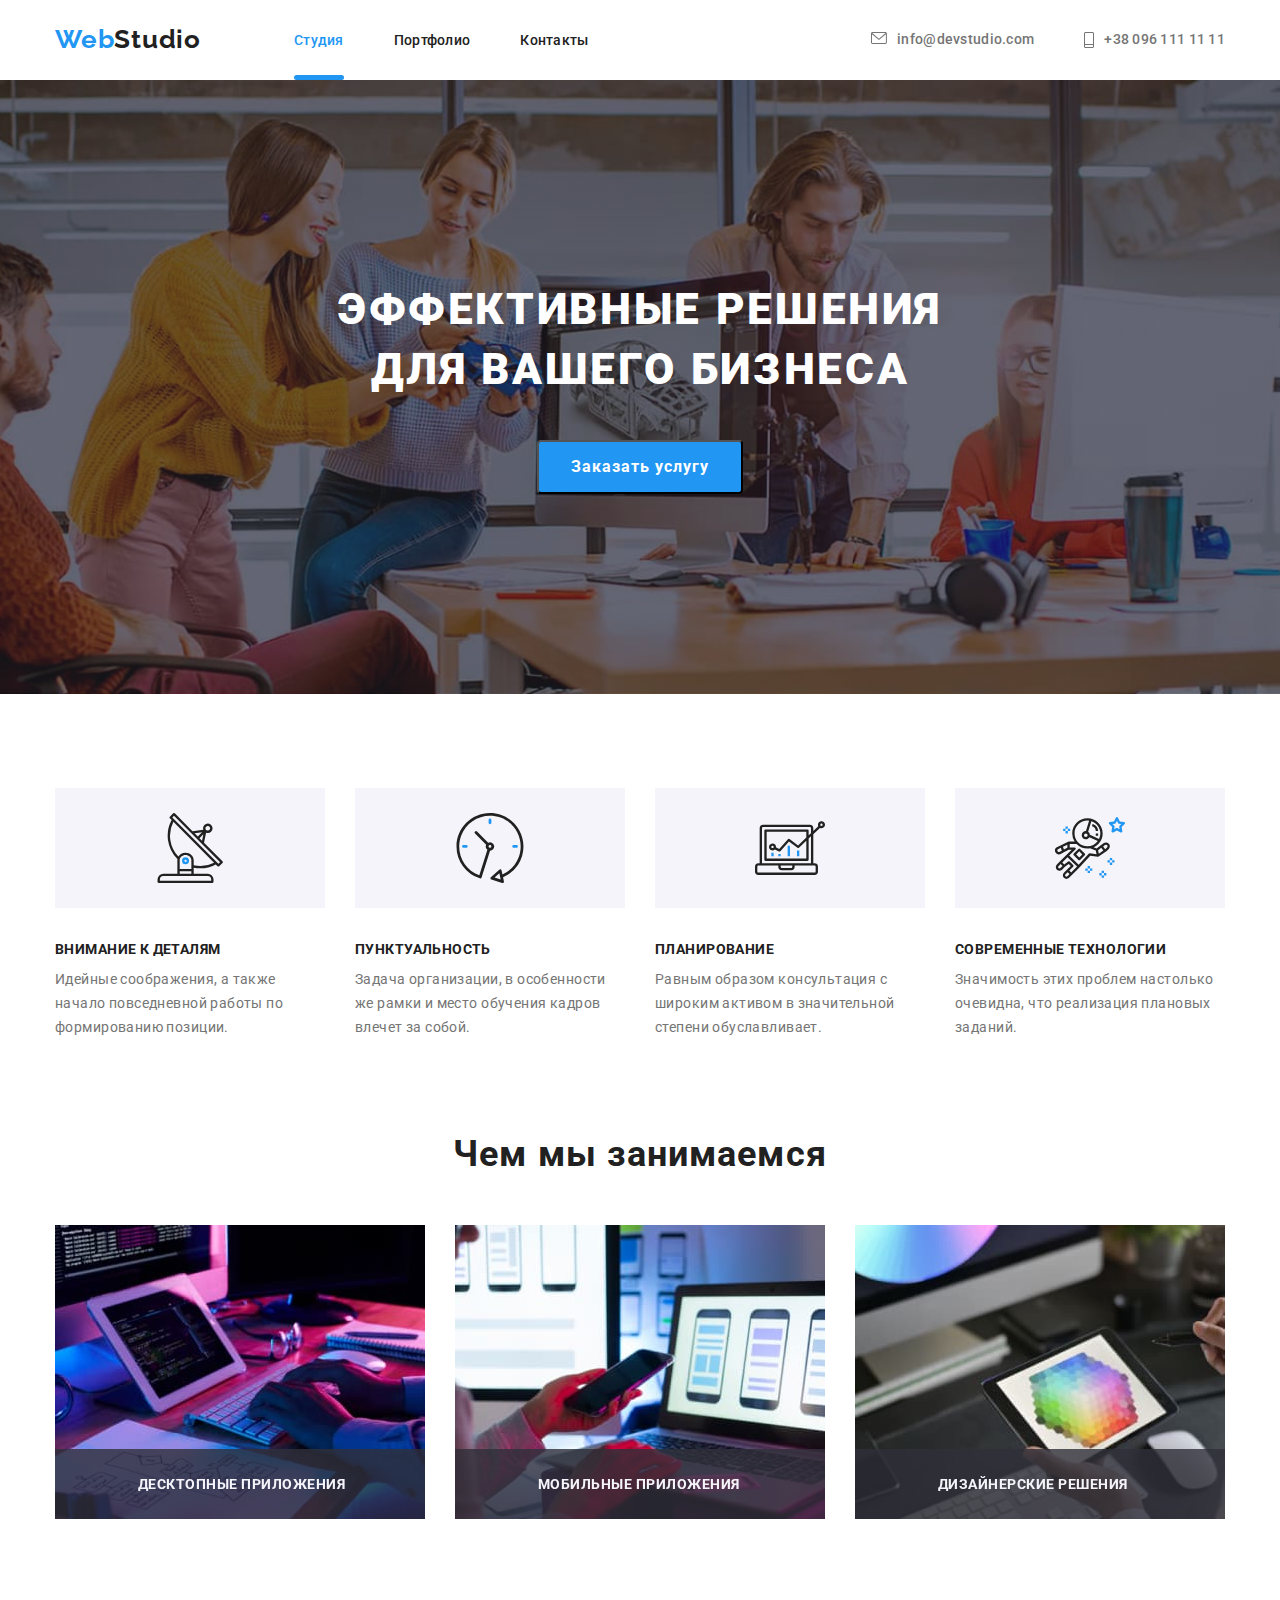
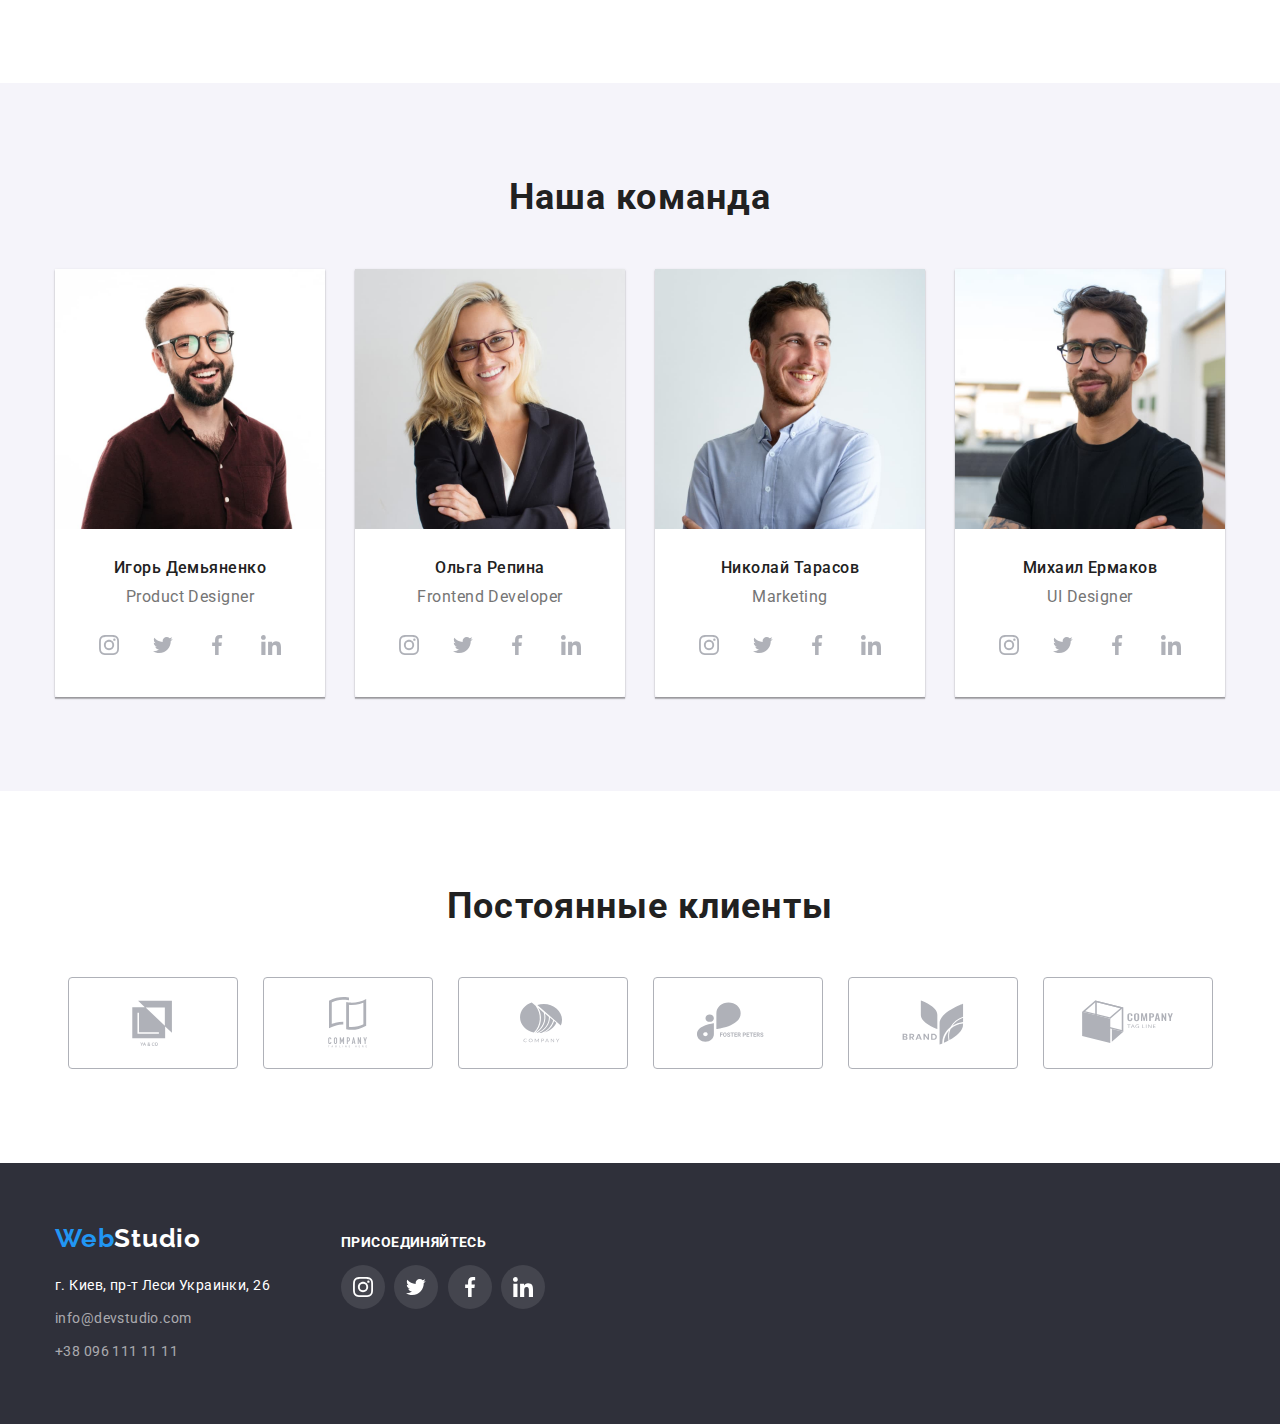
<file: index.html>
<!DOCTYPE html>
<html lang="ru">
<head>
  <meta charset="UTF-8">
  <meta http-equiv="X-UA-Compatible" content="IE=edge">
  <meta name="viewport" content="width=device-width, initial-scale=1.0">
  <link rel="stylesheet" href="https://fonts.googleapis.com/css2?family=Raleway:wght@700&family=Roboto:wght@400;500;700;900&display=swap"> 
  <link rel="stylesheet" href="https://cdnjs.cloudflare.com/ajax/libs/modern-normalize/1.1.0/modern-normalize.min.css">
  <link  rel="stylesheet" href="./css/style.css">
  <title>Document</title>
</head>
 
  <body >
   <header class="header-nav container" >
    
     <nav class="main-nav">
      <!-- <div class="container"> -->
   
      <a href="/" class="link-studio"> <span class="logoone">Web</span><span class="logoand">Studio</span></a>
    
      <ul class="stpoco">
        <li><a href="./index.html"class="link boxin current">Студия</a></li>
        <li><a href="./portfolio.html" class="link boxin  " >Портфолио</a></li>
        <li><a href="" class="link">Контакты</a></li>
      </ul>
    </nav>
      <ul class="contact">
        <li class="linka "><a href="mailto:info@devstudio.com " class="link tel-a-link" >
          
          
            <svg class="tel-svg">

              <use href="images/symbol-defs.svg#icon-mail"></use>

            </svg>

          
          
          info@devstudio.com</a></li>
        <li class="linka"><a href="tel:+380961111111" class="link" >
          
          
            <svg class="phone-svg">
          
              <use href="images/symbol-defs.svg#icon-phone"></use>
          
            </svg>
          
          
          
          
          
          +38 096 111 11 11</a></li>
      </ul>
    <!-- </div> -->
  
    
   
  </header>


<!--Шапка-->


<section class="solutions"  >
  
  
 <h1 class="solution-business">
  Эффективные решения для вашего бизнеса
</h1>
<button data-modal-open type="button" class="ordservis">Заказать услугу</button>





<div class="backdrop is-hidden" data-modal>
<div class="modal">

<p></p>


<button data-modal-close class="closebat">
  <svg class="closesvg">
    <use href="/images/symbol-closes.svg#icon-vector"></use>
  </svg>
</button>


</div>
</div>
</section>



   
  
     <!--Не должен отображатся заголовок Особенностиh2> -->
     <section class="box-section">
    
     <div class="container">
     <ul class="vlastivosti">
     <li class="groop-pec">
      
         <svg class="icomfive">
            <use href="./images/symbol-defs.svg#icon-tvfours"> </use>
         </svg>
       
      <h3 class="good-job">Внимание к деталям</h3>
      <p class="exersise">Идейные соображения, а также начало повседневной работы по формированию позиции.</p>
    </li>
    <li class="groop-pec">

          <svg class="icomfive">
              <use href="./images/symbol-defs.svg#icon-clockfours"> </use>
          </svg>

      <h3 class="good-job">Пунктуальность</h3>
      <p class="exersise">Задача организации, в особенности же рамки и место обучения кадров влечет за собой.</p>
    </li>
    <li class="groop-pec">

          <svg class="icomfive">
            <use href="./images/symbol-defs.svg#icon-diagramfours"> </use>
          </svg>


      <h3 class="good-job">Планирование</h3>
      <p class="exersise">Равным образом консультация с широким активом в значительной степени обуславливает.</p>
    </li>
    <li class="groop-pec">

       
        <svg class="icomfive">
          <use href="./images/symbol-defs.svg#icon-astronautfours"> </use>
        </svg>


      <h3 class="good-job">Современные технологии</h3>
      <p class="exersise">Значимость этих проблем настолько очевидна, что реализация плановых заданий.</p>
    </li>
    </ul>
   </div> 
   </section>

<!--Секция Чем мы занимаемся-->

<section class="doing">
    <div class="container">
  <h2 class="what-we-are-doing">Чем мы занимаемся</h2>
    <ul class="doing-foto">
      <div class="threefoto">
       <li><img src="./images/whatwearedoing/print.jpg" alt="print" width="370"></li>
      
      
      
       <div class="adigeja">
          <p class="chaildplas">Десктопные приложения</p>
      </div>



       </div>
      <div class="threefoto">
        <li><img src="./images/whatwearedoing/call.jpg" alt="call" width="370"></li>
          <div class="adigeja">
            <p class="chaildplas">Мобильные приложения</p>
          </div>
      </div>
      <div class="threefoto">
        <li><img src="./images/whatwearedoing/staring.jpg" alt="staring" width="370"></li>
        <div class="adigeja">
          <p class="chaildplas">Дизайнерские решения</p>
        </div>
      </div>
    </ul>
    </div>
  </section>


<!--Наша команда-->


<section class="our-team">
<div class="container">
<h2 class="what-we-are-doing" >Наша команда</h2>
  <ul class="together-team">
    
      <li class="portfol">
        <div class="foto-ouer-team">
          <img src="./images/ourteam/glassesman.jpg" class="foto-port" alt="glasse sman" width="270"/>
        </div>
        <div class="divtext">
          <h3 class="name">Игорь Демьяненко</h3>
          <p class="prof">Product Designer</p>

        



          <ul class="icomcparens">
              <li class="icomclas">
                <a href="" class="icoma">
                  <svg class="icomhover">
                    <use href="./images/symbol-defs.svg#icon-instagfirst" class="instag"></use>
                  </svg>
                  </a>
              </li>




              <li class="icomclas">
                <a href="" class="icoma">
                <svg class="icomhover">
                  <use href="./images/symbol-defs.svg#icon-sova"></use>
                </svg>
                </a>
              </li>




                <li class="icomclas">
                  <a href="" class="icoma">
                  <svg class="icomhover">
                    <use href="./images/symbol-defs.svg#icon-facebook"></use>
                  </svg>
                  </a>
                </li>




                <li class="icomclas">
                  <a href="" class="icoma">
                  <svg class="icomhover">
                    <use href="./images/symbol-defs.svg#icon-linkedin"></use>
                  </svg>
                  </a>
                </li>


         </ul>
        </div>

      </li>
   
   
      <li class="portfol">
       <div class="foto-ouer-team">
        <img src="./images/ourteam/glassesgirl.jpg" class="foto-port"  alt="glasses girl" width="270"/>
      </div>
      <div class="divtext">
        <h3 class="name">Ольга Репина</h3>
        <p class="prof">Frontend Developer</p>




    <ul class="icomcparens">
      <li class="icomclas">
        <a href="" class="icoma">
          <svg class="icomhover">
            <use href="./images/symbol-defs.svg#icon-instagfirst" class="instag"></use>
          </svg>
        </a>
      </li>
    
    
    
    
      <li class="icomclas">
        <a href="" class="icoma">
          <svg class="icomhover">
            <use href="./images/symbol-defs.svg#icon-sova"></use>
          </svg>
        </a>
      </li>
    
    
    
    
      <li class="icomclas">
        <a href="" class="icoma">
          <svg class="icomhover">
            <use href="./images/symbol-defs.svg#icon-facebook"></use>
          </svg>
        </a>
      </li>
    
    
    
    
      <li class="icomclas">
        <a href="" class="icoma">
          <svg class="icomhover">
            <use href="./images/symbol-defs.svg#icon-linkedin"></use>
          </svg>
        </a>
      </li>
    
    
    </ul>





    </div>
      </li>
  
  
      <li class="portfol">
        <div class="foto-ouer-team">
          <img src="./images/ourteam/whiteshirt.jpg" class="foto-port"  alt="white shirt" width="270"/>
        </div>
        <div class="divtext">
          <h3 class="name">Николай Тарасов</h3>
          <p class="prof">Marketing</p>
          <ul class="icomcparens">
            <li class="icomclas">
              <a href="" class="icoma">
                <svg class="icomhover">
                  <use href="./images/symbol-defs.svg#icon-instagfirst" class="instag"></use>
                </svg>
              </a>
            </li>
          
          
          
          
            <li class="icomclas">
              <a href="" class="icoma">
                <svg class="icomhover">
                  <use href="./images/symbol-defs.svg#icon-sova"></use>
                </svg>
              </a>
            </li>
          
          
          
          
            <li class="icomclas">
              <a href="" class="icoma">
                <svg class="icomhover">
                  <use href="./images/symbol-defs.svg#icon-facebook"></use>
                </svg>
              </a>
            </li>
          
          
          
          
            <li class="icomclas">
              <a href="" class="icoma">
                <svg class="icomhover">
                  <use href="./images/symbol-defs.svg#icon-linkedin"></use>
                </svg>
              </a>
            </li>
          
          
          </ul>
        </div>
      </li>
  
   
      <li class="portfol">
         <div class="foto-ouer-team">
           <img src="./images/ourteam/blackt-shirt.jpg" class="foto-port"  alt="black t-shirt" width="270"/>
         </div>
         <div class="divtext">
           <h3 class="name">Михаил Ермаков</h3>
           <p class="prof">UI Designer</p>
          <ul class="icomcparens">
            <li class="icomclas">
              <a class="icoma">
                <svg class="icomhover">
                  <use href="./images/symbol-defs.svg#icon-instagfirst" class="instag"></use>
                </svg>
              </a>
            </li>
          
          
          
          
            <li class="icomclas">
              <a href="" class="icoma">
                <svg class="icomhover">
                  <use href="./images/symbol-defs.svg#icon-sova"></use>
                </svg>
              </a>
            </li>
          
          
          
          
            <li class="icomclas">
              <a href="" class="icoma">
                <svg class="icomhover">
                  <use href="./images/symbol-defs.svg#icon-facebook"></use>
                </svg>
              </a>
            </li>
          
          
          
          
            <li class="icomclas">
              <a href="" class="icoma">
                <svg class="icomhover">
                  <use href="./images/symbol-defs.svg#icon-linkedin"></use>
                </svg>
              </a>
            </li>
          
          
          </ul>
          </div>
      </li>
  
  </ul>
</div>
</section>


<!-----------Постоянные клиенты--------------------->



<section class="section-klient ">
  <div class="container">
  <div>
    <span class="klienti">Постоянные клиенты</span>
 </div>


<ul class="incomklient-ul">
  <li class="inkomklien-li">
    <a href="" class="inckli-a">
      <svg class="incom-svg">
        <use href="./images/symbol-defs.svg#icon-logoone" class="inconkl-use"></use>
      </svg>
    </a>
  </li>




  <li class="inkomklien-li">
    <a href="" class="inckli-a">
      <svg class="incom-svg">
        <use href="./images/symbol-defs.svg#icon-logotwo" class="inconkl-use"></use>
      </svg>
    </a>
  </li>



  
    <li class="inkomklien-li">
      <a href="" class="inckli-a">
        <svg class="incom-svg">
          <use href="./images/symbol-defs.svg#icon-logothree" class="inconkl-use"></use>
        </svg>
      </a>
    </li>




    
      <li class="inkomklien-li">
        <a href="" class="inckli-a">
          <svg class="incom-svg">
            <use href="./images/symbol-defs.svg#icon-logofourth" class="inconkl-use"></use>
          </svg>
        </a>
      </li>



      
        <li class="inkomklien-li">
          <a href="" class="inckli-a">
            <svg class="incom-svg">
              <use href="./images/symbol-defs.svg#icon-logofefth" class="inconkl-use"></use>
            </svg>
          </a>
        </li>



        
          <li class="inkomklien-li">
            <a href="" class="inckli-a">
              <svg class="incom-svg">
                <use href="./images/symbol-defs.svg#icon-logosix" class="inconkl-last"></use>
              </svg>
            </a>
          </li>

</ul>









</div>
</section>


  <!--Подвал-->


      
        
        <footer class="fut-box">  
        <div class="container fut-container">
        <div>

        <a href="/" class="foot-link"> <span class="foot-logo">Web</span><span class="foot-logoand">Studio</span></a>
        <address class="foot-address"> г. Киев, пр-т Леси Украинки, 26 </address>
        <ul class="foot-mail-tel">
        <li class="foot-mail">
        <a href="mailto:info@devstudio.com" class="foot-mail-com">info@devstudio.com</a>
        </li>
        <li>
        <a href="tel:+380961111111" class="foot-tel-com">+38 096 111 11 11</a>
        </li>
       </ul>

        </div>

       

     <!----------------Новый блок----------------->
        
         <div class="blok-connect">

         <span class="connekt"> присоединяйтесь </span>

       
         <ul class="icon-fut-ul">
             <li class="icon-fut-li">
             <a href="" class="icon-fut-a">
               <svg class="icon-fut">
                  <use href="images/symbol-defs.svg#icon-instagfirst"> </use>
                </svg>
             </a>
             </li>


              <li class="icon-fut-li">
                <a href="" class="icon-fut-a">
                  <svg class="icon-fut">
                    <use href="images/symbol-defs.svg#icon-sova"> </use>
                  </svg>
                </a>
              </li>


              <li class="icon-fut-li">
                <a href="" class="icon-fut-a">
                  <svg class="icon-fut">
                    <use href="images/symbol-defs.svg#icon-facebook"> </use>
                  </svg>
                </a>
              </li>


              <li class="icon-fut-li">
                <a href="" class="icon-fut-a">
                  <svg class="icon-fut">
                    <use href="images/symbol-defs.svg#icon-linkedin"> </use>
                  </svg>
                </a>
              </li>

             </ul>
        </div>


        </div>
        </footer>
  <script src="./js/modal.js"></script>
  </body>
      </body>
  </html>
</file>
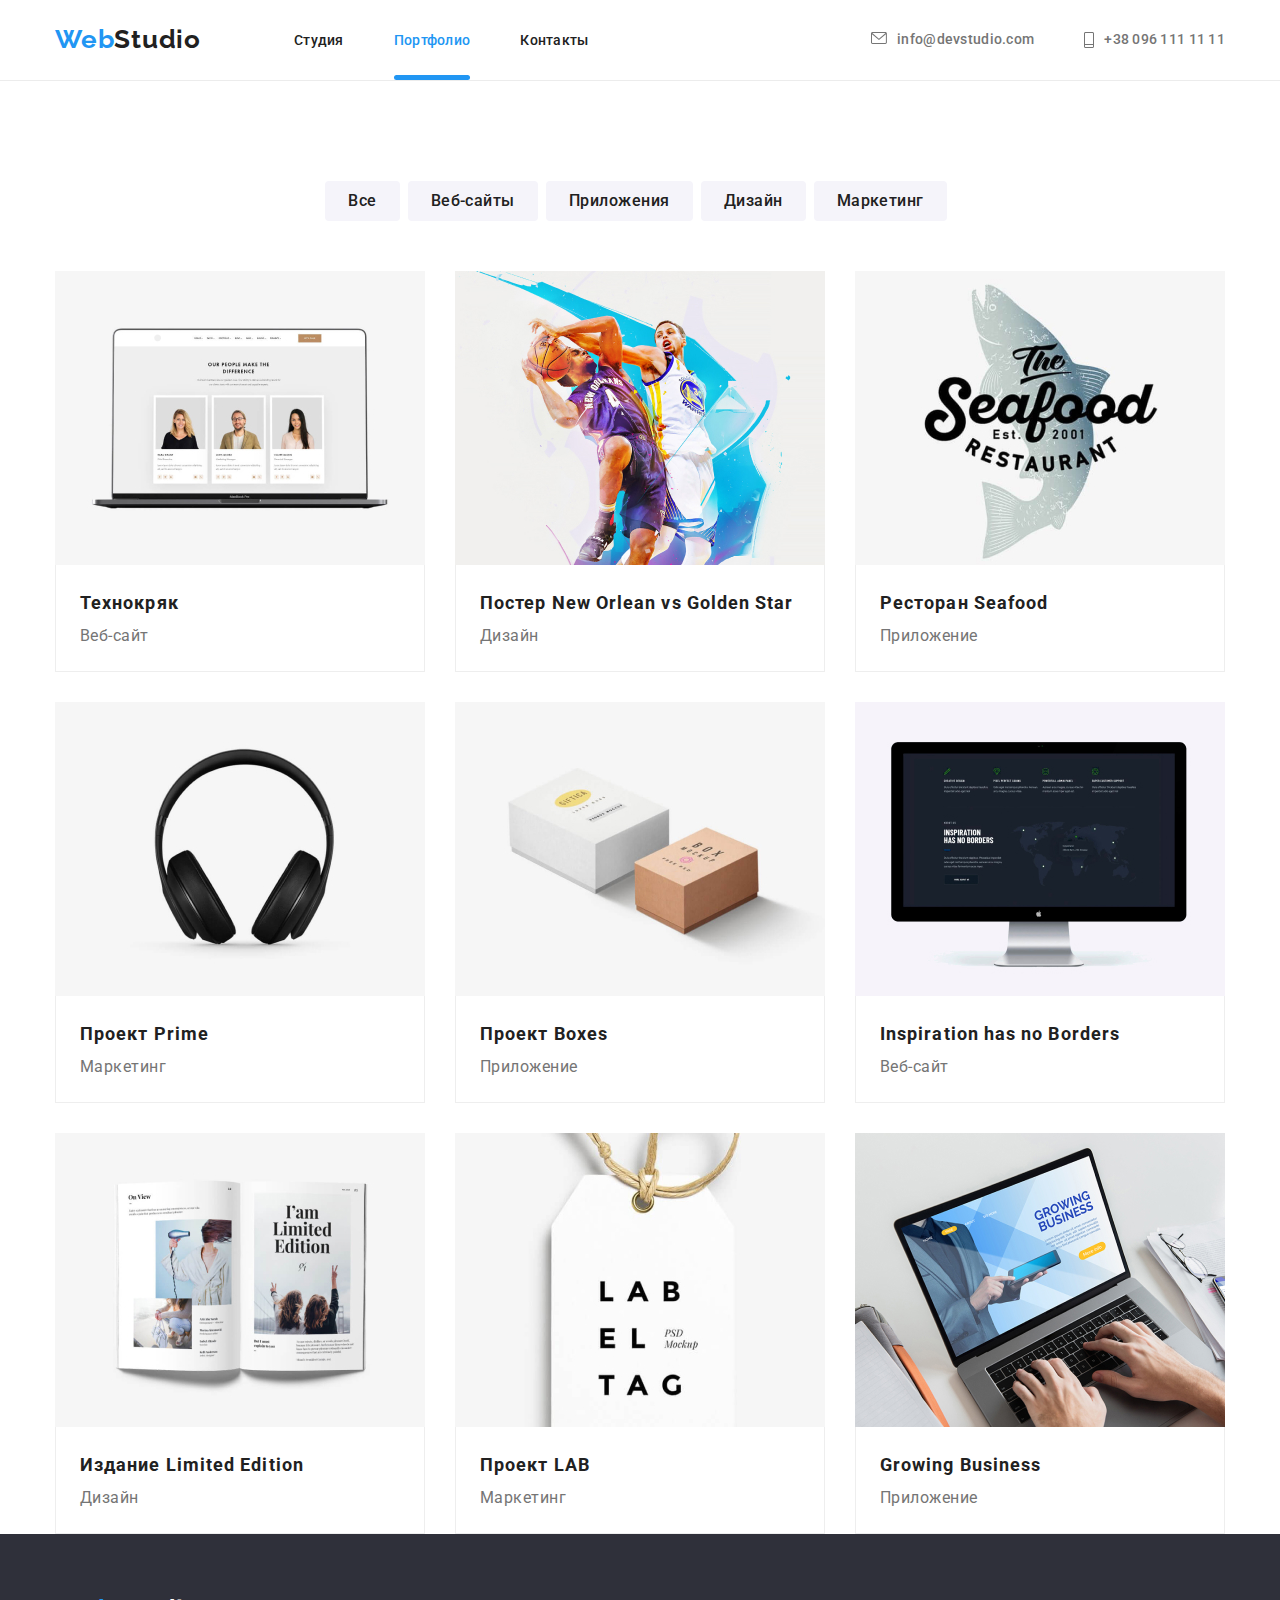
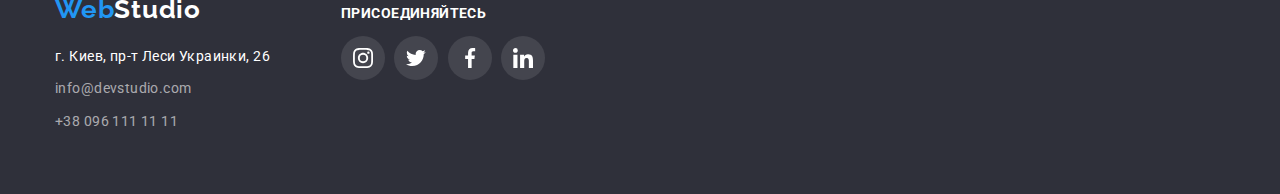
<file: portfolio.html>
<!DOCTYPE html>
<html lang="ru">
<head>
    <meta charset="UTF-8">
    <meta http-equiv="X-UA-Compatible" content="IE=edge">
    <meta name="viewport" content="width=device-width, initial-scale=1.0">
    <link rel="stylesheet" href="https://fonts.googleapis.com/css2?family=Raleway:wght@700&family=Roboto:wght@400;500;700;900&display=swap">
    <link rel="stylesheet" href="https://cdnjs.cloudflare.com/ajax/libs/modern-normalize/1.1.0/modern-normalize.min.css">
    <link rel="stylesheet" href="./css/style.css">
    <title>Document</title>
</head>
<body>

    <!------------------------------Шапка---------------------->

    <header class="header-nav container">
    
      <nav class="main-nav">
        <!-- <div class="container"> -->
    
        <a href="/" class="link-studio"> <span class="logoone">Web</span><span class="logoand">Studio</span></a>
    
        <ul class="stpoco">
          <li><a href="./index.html" class="link boxin ">Студия</a></li>
          <li><a href="./portfolio.html" class="link boxin current ">Портфолио</a></li>
          <li><a href="" class="link">Контакты</a></li>
        </ul>
      </nav>
      <ul class="contact">
        <li class="linka "><a href="mailto:info@devstudio.com " class="link tel-a-link">
    
    
            <svg class="tel-svg">
    
              <use href="images/symbol-defs.svg#icon-mail"></use>
    
            </svg>
    
    
    
            info@devstudio.com</a></li>
        <li class="linka"><a href="tel:+380961111111" class="link">
    
    
            <svg class="phone-svg">
    
              <use href="images/symbol-defs.svg#icon-phone"></use>
    
            </svg>
    
    
    
    
    
            +38 096 111 11 11</a></li>
      </ul>
      <!-- </div> -->
    
    
    
    </header>

      <!---------------Основная секция с фото-------------------->

      <!-- <main> -->
        <section class="section-but">
      <!-- <section class="our-work"> -->
        <!-- <div class="container"> -->
          <!-- Скрытый заголовок Наши Работы h1 -->
          <!-- <h1 class="our-work-done">Наши Работы</h1> -->
          <div class="container">
            <ul class="button-tipe">
              <li class="butli"><button type="button" class="but">Все</button></li>
              <li class="butli"><button type="button" class="but">Веб-сайты</button></li>
              <li class="butli"><button type="button" class="but">Приложения</button></li>
              <li class="butli"><button type="button" class="but">Дизайн</button></li>
              <li class="butli"><button type="button" class="but mar">Маркетинг</button></li>
            </ul>
          </div>
         
        </section>
<!-----------Блок сфото------------------------------->

           
            <div class="container">
            <ul class="all-inf-teh">
                
                 <li class="all-inf-teh-li">
                   <a href="" class="all-info">
                      <div class="contfoto">
                        
                        <img src="./images/portfolio/peoplethree.jpg" class="foto-a" alt="peoplethree" width="370">
                       <div class="overlay">
                         <p class="textloren">Технокряк это современная площадка распространения коронавируса. Компании используют эту платформу для цифрового
                        шпионажа и атак на защищённые сервера конкурентов.</p>
                       </div>
                      </div>      
                       <div class="contentdiv">
                         <h2 class="know-how">Технокряк</h2>
                         <p class="instrument-veb">Веб-сайт</p>
                      </div>
                   </a>
                 </li>
               
               
                <li class="all-inf-teh-li">
                    <a href="" class="all-info">
                      <div class="contfoto">
                        <img src="./images/portfolio/basketball.jpg" class="foto-a" alt="basketball" width="370">
                       <div class="overlay">
                        <p class="textloren" >Технокряк это современная площадка распространения коронавируса. Компании используют эту платформу для цифрового
                        шпионажа и атак на защищённые сервера конкурентов.</p>
                    </div>
                      
                      </div>
                        <div class="contentdiv">
                          <h2 class="know-how">Постер New Orlean vs Golden Star</h2>
                          <p class="instrument-veb" >Дизайн</p>
                       </div>
                    </a>
                </li>
              
               
                <li class="all-inf-teh-li">
                    <a href="" class="all-info">
                      <div class="contfoto">
                        <img src="./images/portfolio/seafood.jpg" class="foto-a" alt="seafood" width="370">
                        <div class="overlay">
                          <p class="textloren">Технокряк это современная площадка распространения коронавируса. Компании используют эту платформу для цифрового
                          шпионажа и атак на защищённые сервера конкурентов.</p>
                        </div>
                      </div>
                        <div class="contentdiv">
                          <h2 class="know-how">Ресторан Seafood</h2>
                          <p class="instrument-veb">Приложение</p>
                        </div>
                    </a>
                </li>
                
               
                <li class="all-inf-teh-li">
                    <a href="" class="all-info">
                      <div class="contfoto">
                        <img src="./images/portfolio/headphones.jpg" class="foto-a" alt="headphones" width="370">
                     <div class="overlay">
                      <p class="textloren">Технокряк это современная площадка распространения коронавируса. Компании используют эту платформу для цифрового
                      шпионажа и атак на защищённые сервера конкурентов.</p>
                    </div>
                      </div>
                        <div class="contentdiv">
                          <h2 class="know-how">Проект Prime</h2>
                          <p class="instrument-veb">Маркетинг</p>
                      </div>
                    </a>
                </li>
              
              
               <li class="all-inf-teh-li">
                 <a href="" class="all-info">
                  <div class="contfoto">
                    <img src="./images/portfolio/boxes.jpg" class="foto-a" alt="boxes" width="370">
                <div class="overlay">
                  <p class="textloren">Технокряк это современная площадка распространения коронавируса. Компании используют эту платформу для цифрового
                  шпионажа и атак на защищённые сервера конкурентов.</p>
                </div>
                  </div>
                    <div class="contentdiv">
                      <h2 class="know-how">Проект Boxes</h2>
                      <p class="instrument-veb">Приложение</p>
                  </div>
                  </a>
                </li>
              
               
               <li class="all-inf-teh-li">
                <a href="" class="all-info">
                  <div class="contfoto">
                    <img src="./images/portfolio/screen.jpg" class="foto-a" alt="screen" width="370">
                  <div class="overlay">
                    <p class="textloren">Технокряк это современная площадка распространения коронавируса. Компании используют эту платформу для цифрового
                    шпионажа и атак на защищённые сервера конкурентов.</p>
                  </div>
                  </div>
                    <div class="contentdiv">
                      <h2 class="know-how">Inspiration has no Borders</h2>
                      <p class="instrument-veb">Веб-сайт</p>
                  </div>
                </a>
               </li>
             
               
                <li class="all-inf-teh-li">
                <a href="" class="all-info">
                  <div class="contfoto">
                    <img src="./images/portfolio/magazine.jpg" class="foto-a" alt="magazine" width="370">
                  <div class="overlay">
                    <p class="textloren">Технокряк это современная площадка распространения коронавируса. Компании используют эту платформу для цифрового
                    шпионажа и атак на защищённые сервера конкурентов.</p>
                  </div>
                  </div>
                    <div class="contentdiv">
                      <h2 class="know-how">Издание Limited Edition</h2>
                      <p class="instrument-veb">Дизайн</p>
                  </div>
                </a>
               </li>
               
               
               <li class="all-inf-teh-li">
                <a href="" class="all-info">
                  <div class="contfoto">
                    <img src="./images/portfolio/lable.jpg" class="foto-a" alt="lable" width="370">
                <div class="overlay">
                  <p class="textloren">Технокряк это современная площадка распространения коронавируса. Компании используют эту платформу для цифрового
                  шпионажа и атак на защищённые сервера конкурентов.</p>
                </div>
                  </div>
                    <div class="contentdiv">
                      <h2 class="know-how">Проект LAB</h2>
                      <p class="instrument-veb">Маркетинг</p>
                  </div>
                </a>
                </li>
              
             
              <li class="all-inf-teh-li">
                <a href="" class="all-info">
                  <div class="contfoto">
                    <img src="./images/portfolio/laptop.jpg" class="foto-a" alt="laptop" width="370">
                <div class="overlay">
                  <p class="textloren">Технокряк это современная площадка распространения коронавируса. Компании используют эту платформу для цифрового
                  шпионажа и атак на защищённые сервера конкурентов.</p>
                </div>
                  </div>
                    <div class="contentdiv">
                      <h2 class="know-how">Growing Business</h2>
                      <p class="instrument-veb">Приложение</p>
                    </div>
                 </a>
              </li>
            </ul>
          </div>
      </section>
          <!-----------Футер Бох------------------------>


          <footer class="fut-box">
            <div class="container fut-container">
              <div>
          
                <a href="/" class="foot-link"> <span class="foot-logo">Web</span><span class="foot-logoand">Studio</span></a>
                <address class="foot-address"> г. Киев, пр-т Леси Украинки, 26 </address>
                <ul class="foot-mail-tel">
                  <li class="foot-mail">
                    <a href="mailto:info@devstudio.com" class="foot-mail-com">info@devstudio.com</a>
                  </li>
                  <li>
                    <a href="tel:+380961111111" class="foot-tel-com">+38 096 111 11 11</a>
                  </li>
                </ul>
          
              </div>
          
          
          
              <!----------------Новый блок----------------->
          
              <div class="blok-connect">
          
                <span class="connekt"> присоединяйтесь </span>
          
          
                <ul class="icon-fut-ul">
                  <li class="icon-fut-li">
                    <a href="" class="icon-fut-a">
                      <svg class="icon-fut">
                        <use href="images/symbol-defs.svg#icon-instagfirst"> </use>
                      </svg>
                    </a>
                  </li>
          
          
                  <li class="icon-fut-li">
                    <a href="" class="icon-fut-a">
                      <svg class="icon-fut">
                        <use href="images/symbol-defs.svg#icon-sova"> </use>
                      </svg>
                    </a>
                  </li>
          
          
                  <li class="icon-fut-li">
                    <a href="" class="icon-fut-a">
                      <svg class="icon-fut">
                        <use href="images/symbol-defs.svg#icon-facebook"> </use>
                      </svg>
                    </a>
                  </li>
          
          
                  <li class="icon-fut-li">
                    <a href="" class="icon-fut-a">
                      <svg class="icon-fut">
                        <use href="images/symbol-defs.svg#icon-linkedin"> </use>
                      </svg>
                    </a>
                  </li>
          
                </ul>
              </div>
          
          
          
          </div>
          </footer>
        <!-- </div> -->
    
        <!-- </section> -->
      </section>    
    </main>
</body>

</html>
</file>
<file: css/style.css>
/* -----------разметка boby----------*/

h1,
h2,
h3,
h4,
p,
ul {
  margin: 0px;
  padding: 0px;
}

body {
  margin: 0;
  color: #757575;
  font-family: Roboto, sans-serif;
  background-color: white;
  letter-spacing: 0.03em;
}
/* -----------разметка boby and----------*/
:root {
  --main-bg-color: #ffffff;
  --dg-sacond-color: #2f303a;
  --text-main-color: #757575;
  --hov-foc-color: #2196f3;
  --hov-foc-exclusiv: #188ce8;
  --text-dec-black: #212121;
  --text-rgb-a: rgba(255, 255, 255, 0.6);
  --text-bg-dop: #f5f4fa;
}
.container {
  width: 1200px;
  outline: 1px solid transparent;
  margin: 0 auto;
  padding-left: 15px;
  padding-right: 15px;
}
/*------------разметка nav----------*/

.header-nav {
  background-color: var(--main-bg-color);
  display: flex;
  margin-left: 0 auto;
  align-items: center;
}
.had {
  display: flex;
}
.main-nav {
  color: var(--text-dec-black);
  display: flex;
  align-items: center;
  margin-right: 0px;
}

.link-studio {
  font-family: Raleway;
  font-weight: 700;
  font-size: 26px;
  line-height: 1.19;
  letter-spacing: 0.03em;
  padding-top: 24px;
  padding-bottom: 25px;
  text-decoration: none;
  color: var(--text-dec-black);
}

.logoone {
  color: var(--hov-foc-color);
  font-family: Raleway;
  font-weight: 700;
  font-size: 26px;
  line-height: 1.192;
  letter-spacing: 0.03em;
}

.logoand {
  font-family: Raleway;
  font-weight: 700;
  font-size: 26px;
  line-height: 1.192;
  letter-spacing: 0.03em;
  transition: color 250ms cubic-bezier(0.4, 0, 0.2, 1);
  transition-property: var(--hov-foc-color);
}
.logoand:hover {
  color: var(--hov-foc-color);
}
.logo > span {
  color: var(--hov-foc-color);
  font-family: Raleway;
  font-weight: 700;
  font-size: 26px;
  line-height: 1.92;
  letter-spacing: 0.03em;
}
.stpoco {
  color: var(--text-dec-black);
  list-style: none;
  display: flex;
  margin-left: 93px;
}

.boxin {
  margin-right: 50px;
  position: relative;
}
.stpoco .current::after {
  content: "";
  display: inline;
  width: 100%;
  height: 5px;
  background-color: var(--hov-foc-color);
  position: absolute;
  left: 0;
  bottom: 0;
  border-radius: 4px;
}
.stpoco .current {
  color: var(--hov-foc-color);
}

.link {
  color: var(--text-dec-black);
  text-decoration: none;
  letter-spacing: 0.02em;
  font-size: 14px;
  padding-top: 32px;
  padding-bottom: 32px;
  font-weight: 500;
  transition: 250ms cubic-bezier(0.4, 0, 0.2, 1);
}
/* .link:hover {
  color: pink;
} */

.contact {
  list-style: none;
  font-size: 14px;
  line-height: 1.14;
  display: flex;
  margin-left: auto;
  align-items: center;
}
.contact .link {
  color: var(--text-main-color);
  text-decoration: none;
  list-style: none;
  display: inline-flex;
  fill: var(--text-main-color);
}
.contact .linka {
  margin-right: 50px;
  font-size: 14px;
  align-items: center;
  display: flex;
  font-weight: 500;
  letter-spacing: 0.02em;
}
.linka:last-child {
  margin-right: 0px;
}
.link:hover,
.link:focus {
  color: #2196f3;
  fill: var(--hov-foc-color);
}
.marlin {
  margin-right: 50px;
}
.linka:hover,
.linka:focus {
  fill: #2196f3;
}
.tel-befor {
  width: 100%;
  height: 100%;
  margin-right: 10px;
  fill: #757575;
}
.tel-befor:hover {
  fill: var(--hov-foc-color);
}
.tel-svg {
  width: 16px;
  height: 12px;
  margin-right: 10px;
}
.phone-a {
  margin-right: 10px;
  fill: var(--text-main-color);
}
.phone-a:hover,
.phone-a:focus {
  fill: #2196f3;
}
.phone-svg {
  width: 10px;
  height: 16px;
  margin-right: 10px;
}
/*------------разметка nav and----------*/

/*------------разметка solutions----------*/
.solutions {
  background-color: var(--dg-sacond-color);
  letter-spacing: 0.06em;
  max-width: 1600px;
  padding-top: 200px;
  padding-bottom: 200px;
  text-align: center;
  margin-left: auto;
  margin-right: auto;
  background-image: linear-gradient(
      rgba(47, 48, 58, 0.4),
      rgba(47, 48, 58, 0.4)
    ),
    url(../images/Imgfotomain.jpg);

  background-color: #c4c4c4;
  background-repeat: no-repeat;
  background-size: cover;
  background-position: center;
  /* background-image: linear-gradient(#2f303a 40%); */
}

.solution-business {
  color: var(--main-bg-color);
  font-family: Roboto;
  font-weight: 900;
  font-size: 44px;
  line-height: 1.36;
  letter-spacing: 0.06em;
  margin-top: 0;
  margin-bottom: 0;
  text-align: center;
  margin: 0 auto;
  max-width: 696px;
  text-transform: uppercase;
}
.ordservis {
  color: var(--main-bg-color);
  font-family: inherit;
  font-weight: 700;
  font-size: 16px;
  line-height: 1.87;
  letter-spacing: 0.06em;
  cursor: pointer;
  background-color: var(--hov-foc-color);
  border-radius: 4px;
  padding: 10px 32px 10px 32px;
  margin-top: 40px;
  text-align: center;
  transition: color 250ms cubic-bezier(0.4, 0, 0.2, 1);
  transition-property: var(--hov-foc-color);
}
.ordservis:hover,
.ordservis:focus {
  background-color: var(--hov-foc-exclusiv);
}
.backdrop.is-hidden {
  pointer-events: none;
  opacity: 0;
}
.backdrop {
  position: fixed;
  top: 0;
  left: 0;
  width: 100%;
  height: 100%;
  border: 2px solid transparent;
  background-color: rgba(0, 0, 0, 0.2);
}
.modal {
  position: absolute;
  top: 50%;
  left: 50%;
  transform: translate(-50%, -50%);
  width: 528px;
  height: 581px;
  padding: 15px;
  background-color: white;
  border: 2px solid transparent;
  transition: transform 250ms cubic-bezier(0.4, 0, 0.2, 1);
}
.closebat {
  position: absolute;
  right: 8px;
  top: 8px;
  width: 30px;
  height: 30px;
  border-radius: 50%;
  border: 1px solid rgba(0, 0, 0, 0.1);
  background-color: #ffffff;
}
.closesvg {
  width: 11px;
  height: 11px;
}
/*------------разметка  solutions and----------*/
/*------------разметка vlastivosti----------*/
.box-section {
  padding-top: 94px;
}
/* .peculiar {
        display: none;
    } */
.vlastivosti {
  list-style: none;
  display: flex;
}
.groop-pec:first-child {
  margin-left: 0px;
}
.icomfive {
  width: 270px;
  height: 120px;
  margin-bottom: 30px;
  background-color: #f5f4fa;
  padding-top: 25px;
  padding-bottom: 25px;
  padding-left: 100px;
  padding-right: 100px;
}
.groop-pec {
  width: calc(100% / 4);
  margin-left: 30px;
}
.good-job {
  color: var(--text-dec-black);
  font-family: Roboto;
  font-weight: 700;
  font-size: 14px;
  line-height: 1.14;
  letter-spacing: 0.03em;
  text-transform: uppercase;
  margin-bottom: 10px;
}
.exersise {
  font-weight: normal;
  font-size: 14px;
  line-height: 1.71;
  letter-spacing: 0.03em;
}

/*------------разметка vlastivosti and----------*/
/*----------what-we-are-doing-------*/
.doing {
  padding-top: 94px;
  padding-bottom: 94px;
}
.what-we-are-doing {
  color: var(--text-dec-black);
  font-family: Roboto;
  font-weight: 700;
  font-size: 36px;
  line-height: 1.16;
  letter-spacing: 0.03em;
  margin-bottom: 50px;
  text-align: center;
}
.doing-foto {
  list-style: none;
  display: flex;
  width: calc(100% / 3-30);
}
.threefoto {
  margin-right: 30px;
  width: calc(100% / 3);
}
.threefoto:last-child {
  margin-right: 0px;
}
.adigeja {
  width: 100%;
  height: 70px;
  background-color: rgba(47, 48, 58, 0.8);
  position: relative;
  transform: translateY(-100%);
}
.chaildplas {
  position: absolute;
  padding-top: 27px;
  padding-bottom: 27px;
  padding-left: 83px;
  text-align: center;
  line-height: 16.41px;
  text-transform: uppercase;
  color: var(--text-bg-dop);
  font-size: 14px;
  font-style: normal;
  font-weight: 700;
  transform: translateY(0);
}
/*----------what-we-are-doing and-------*/
/*----------our-team-----------*/
.our-team {
  background: var(--text-bg-dop);
  padding-top: 94px;
  padding-bottom: 94px;
}
.together-team {
  list-style: none;
  display: flex;
}
.portfol {
  margin-right: 30px;
  height: auto;
  box-shadow: 0px 1px 3px rgba(0, 0, 0, 0.12), 0px 1px 1px rgba(0, 0, 0, 0.14),
    0px 2px 1px rgba(0, 0, 0, 0.2);
}
.portfol:last-child {
  margin-right: 0px;
}
.divtext {
  padding-top: 30px;
  padding-bottom: 30px;
  background-color: #ffffff;
  border-radius: 0px 0px 4px 4px;
}

/* .foto-ouer-team {
 
} */
.foto-ouer-team {
  display: flex;
}
.foto-port {
  height: 260px;
}
.name {
  color: var(--text-dec-black);
  font-family: Roboto;
  font-weight: 500;
  font-size: 16px;
  line-height: 1.18;
  letter-spacing: 0.03em;
  margin-bottom: 10px;
  text-align: center;
}
.prof {
  font-weight: normal;
  font-size: 16px;
  line-height: 1.18;
  letter-spacing: 0.03em;
  text-align: center;
  margin-bottom: 16px;
}

/*-------------jg------*/

.icomcparens {
  display: flex;
  justify-content: space-between;

  list-style: none;
  width: 206px;
  height: 44px;
  margin-left: 32px;
}
.icomclas {
  display: inline-flex;
  border: 1px solid transparent;
  width: 44px;
  height: 44px;
}

.icoma {
  display: inline-flex;
  fill: #afb1b8;
  border: 1px solid transparent;
  border-radius: 50%;
  width: 100%;
  height: 100%;
  align-items: center;
  justify-content: center;
  transition: color 250ms cubic-bezier(0.4, 0, 0.2, 1);
  transition-property: var(--hov-foc-color);
}
.icoma:hover,
.icoma:focus {
  background-color: var(--hov-foc-color);
  fill: #ffffff;
}
.icomhover {
  width: 20px;
  height: 20px;
}

/*---------Постоянные клиенты----*/
.section-klient {
  padding-top: 94px;
  padding-bottom: 94px;
}

.klienti {
  font-family: Roboto;
  display: block;
  font-weight: bold;
  font-size: 36px;
  line-height: 42px;
  text-align: center;
  letter-spacing: 0.03em;
  color: #212121;
  margin-bottom: 50px;
}

.incomklient-ul {
  display: flex;
  align-items: center;
  justify-content: space-around;
}

.inkomklien-li {
  display: inline-flex;
  width: 170px;
  height: 92px;
  list-style: none;
}
.inckli-a {
  display: inline-flex;
  width: inherit;
  height: inherit;
  justify-content: center;
  align-items: center;
  fill: #afb1b8;
  border: 1px solid #afb1b8;
  border-radius: 4px;
  transition: 250ms cubic-bezier(0.4, 0, 0.2, 1);
}
.inckli-a:hover,
.inckli-a:focus {
  fill: #2196f3;
  border: 1px solid #2196f3;
}

.incom-svg {
  border: 1px solid transparent;
  width: 106px;
  height: 60px;
}

/*----------our-team and-----------*/
/*----------footer-----------*/
footer {
  background: var(--dg-sacond-color);
}
.fut-box {
  padding-top: 60px;
  padding-bottom: 60px;

  width: auto;
  margin: 0px auto;
}
.foot-link {
  text-decoration: none;
  margin-bottom: 20px;
  display: inline-block;
}
.foot-logo {
  color: var(--hov-foc-color);
  font-family: Raleway;
  font-weight: 700;
  font-size: 26px;
  line-height: 1.19;
  letter-spacing: 0.03em;
}
.foot-logoand {
  color: var(--main-bg-color);
  font-family: Raleway;
  font-weight: 700;
  font-size: 26px;
  line-height: 1.19;
  letter-spacing: 0.03em;
  transition: color 250ms cubic-bezier(0.4, 0, 0.2, 1);
  transition-property: var(--hov-foc-color);
}
.foot-logoand:hover,
.foot-logoand:focus {
  color: var(--hov-foc-color);
}
.foot-address {
  color: var(--main-bg-color);
  font-style: normal;
  font-size: 14px;
  line-height: 1.71;
  letter-spacing: 0.03em;
  margin-bottom: 9px;
}
.foot-mail-tel {
  list-style: none;
}

.foot-mail-com {
  color: var(--text-rgb-a);
  font-size: 14px;
  line-height: 1.71;
  letter-spacing: 0.03em;
  text-decoration: none;
  display: inline-block;
  margin-bottom: 9px;
  transition: color 250ms cubic-bezier(0.4, 0, 0.2, 1);
  transition-property: var(--hov-foc-color);
}
.foot-mail-com:hover,
.foot-mail-com:focus {
  color: var(--hov-foc-color);
}
.foot-tel-com {
  color: var(--text-rgb-a);
  font-size: 14px;
  line-height: 1.71;
  letter-spacing: 0.03em;
  text-decoration: none;
  transition: color 250ms cubic-bezier(0.4, 0, 0.2, 1);
  transition-property: var(--hov-foc-color);
}
.foot-tel-com:hover,
.foot-tel-com:focus {
  color: var(--hov-foc-color);
}

.blok-connect {
  border: 1px solid transparent;

  width: 206px;
  height: 80px;
  margin-left: 70px;
}
.connekt {
  display: inline-block;
  text-transform: uppercase;
  font-weight: bold;
  font-size: 14px;
  line-height: 16px;
  letter-spacing: 0.03em;
  text-transform: uppercase;
  color: #ffffff;
  margin-bottom: 15px;
}

/*----------Новый блок------------*/

/*-------portfolio work---------*/
.fut-container {
  display: flex;
  align-items: baseline;
}
.icon-fut-ul {
  display: flex;
  justify-content: space-between;
}
.icon-fut-li {
  width: 44px;
  height: 44px;
  list-style: none;
}
.icon-fut-a {
  display: inline-flex;
  justify-content: center;
  align-items: center;
  border: 1px solid transparent;
  border-radius: 50%;
  fill: #ffffff;
  width: 100%;
  height: 100%;
  background-color: rgba(255, 255, 255, 0.1);
  transition: color 250ms cubic-bezier(0.4, 0, 0.2, 1);
  transition-property: var(--hov-foc-color);
}

.icon-fut-a:hover,
.icon-fut-a:focus {
  fill: #ffffff;
  background-color: var(--hov-foc-color);
}
.icon-fut {
  width: 20px;
  height: 20px;
}

/*----------footer and-----------*/
.ouer-work {
  padding-top: 100px;
  margin: 0px;
}
/* .our-work-done{
        display: none;
    } */
.section-but {
  padding-top: 100px;
  padding-bottom: 0;
  border-top: 1px solid #ececec;
}
.button-tipe {
  /* background-color: var(--text-bg-dop); */
  list-style: none;
  min-width: unset;
  /* display: inline-block; */
  display: flex;
  /* width: calc(100%/5); */
  align-items: center;
  justify-content: center;
  margin-bottom: 50px;
}
.butli {
  margin-right: 8px;
}
.but.mar {
  margin-right: 0px;
}
/* button {
  
} */
.but {
  color: var(--text-dec-black);
  font-family: inherit;
  font-weight: 500;
  font-size: 16px;
  line-height: 1.62;
  letter-spacing: 0.03em;
  cursor: pointer;
  background-color: var(--text-bg-dop);
  border-radius: 4px;
  border: 1px solid transparent;
  padding-top: 6px;
  padding-right: 22px;
  padding-bottom: 6px;
  padding-left: 22px;
  transition: color 250ms cubic-bezier(0.4, 0, 0.2, 1);
  transition-property: var(--hov-foc-color);
}
.but:hover,
.but:focus {
  color: var(--main-bg-color);
  background-color: var(--hov-foc-color);
  box-shadow: 0px 1px 1px rgba(0, 0, 0, 0.12), 0px 4px 4px rgba(0, 0, 0, 0.06),
    1px 4px 6px rgba(0, 0, 0, 0.16);
}
/*----------after batton!!!!!!!!!-------*/

.all-inf-teh {
  list-style: none;
  display: flex;
  flex-wrap: wrap;
  margin-left: -30px;
  margin-top: -30px;
}
.all-inf-teh-li {
  display: flex;
  margin-left: 30px;
  margin-top: 30px;
  flex-basis: calc(100% / 3 - 30px);
}
.all-info {
  text-decoration: none;
  transition: color 250ms cubic-bezier(0.4, 0, 0.2, 1);
  transition-property: var(--hov-foc-color);
}

.all-info:hover {
  box-shadow: 0px 1px 3px rgba(0, 0, 0, 0.12), 0px 1px 1px rgba(0, 0, 0, 0.14),
    0px 2px 1px rgba(0, 0, 0, 0.2);
}

.contfoto {
  display: block;
  max-width: 100%;
  margin-bottom: 0px;
  position: relative;
  overflow: hidden;
}
.overlay {
  display: inline-block;
  content: "";
  position: absolute;
  transform: translateY(100%);
  transition: transform 250ms cubic-bezier(0.4, 0, 0.2, 1);
  top: 0;
  left: 0;
  width: 100%;
  height: 100%;
  color: white;
  background-color: var(--hov-foc-color);
  padding-top: 63px;
  padding-bottom: 63px;
  padding-left: 24px;
  padding-right: 24px;
}
.all-info:hover .overlay {
  transform: translateY(0);
}
.textloren {
  font-family: Roboto;
  font-style: normal;
  font-weight: normal;
  font-size: 18px;
  line-height: 1.6;

  letter-spacing: 0.03em;

  color: #ffffff;
}
img {
  display: block;
  width: 100%;
}
.foto-a {
  margin-bottom: 0px;
  display: block;
}

.contentdiv {
  padding-top: 20px;
  padding-right: 24px;
  padding-left: 24px;
  padding-bottom: 20px;
  border-bottom: 1px solid #eeeeee;
  border-left: 1px solid #eeeeee;
  border-right: 1px solid #eeeeee;
}
.know-how {
  color: var(--text-dec-black);
  font-weight: 700;
  font-size: 18px;
  line-height: 2;
  letter-spacing: 0.06em;
  margin-bottom: 4px;
  display: inline;
}
.instrument-veb {
  color: var(--text-main-color);
  font-size: 16px;
  line-height: 1.87;
  letter-spacing: 0.03em;
}
</file>
